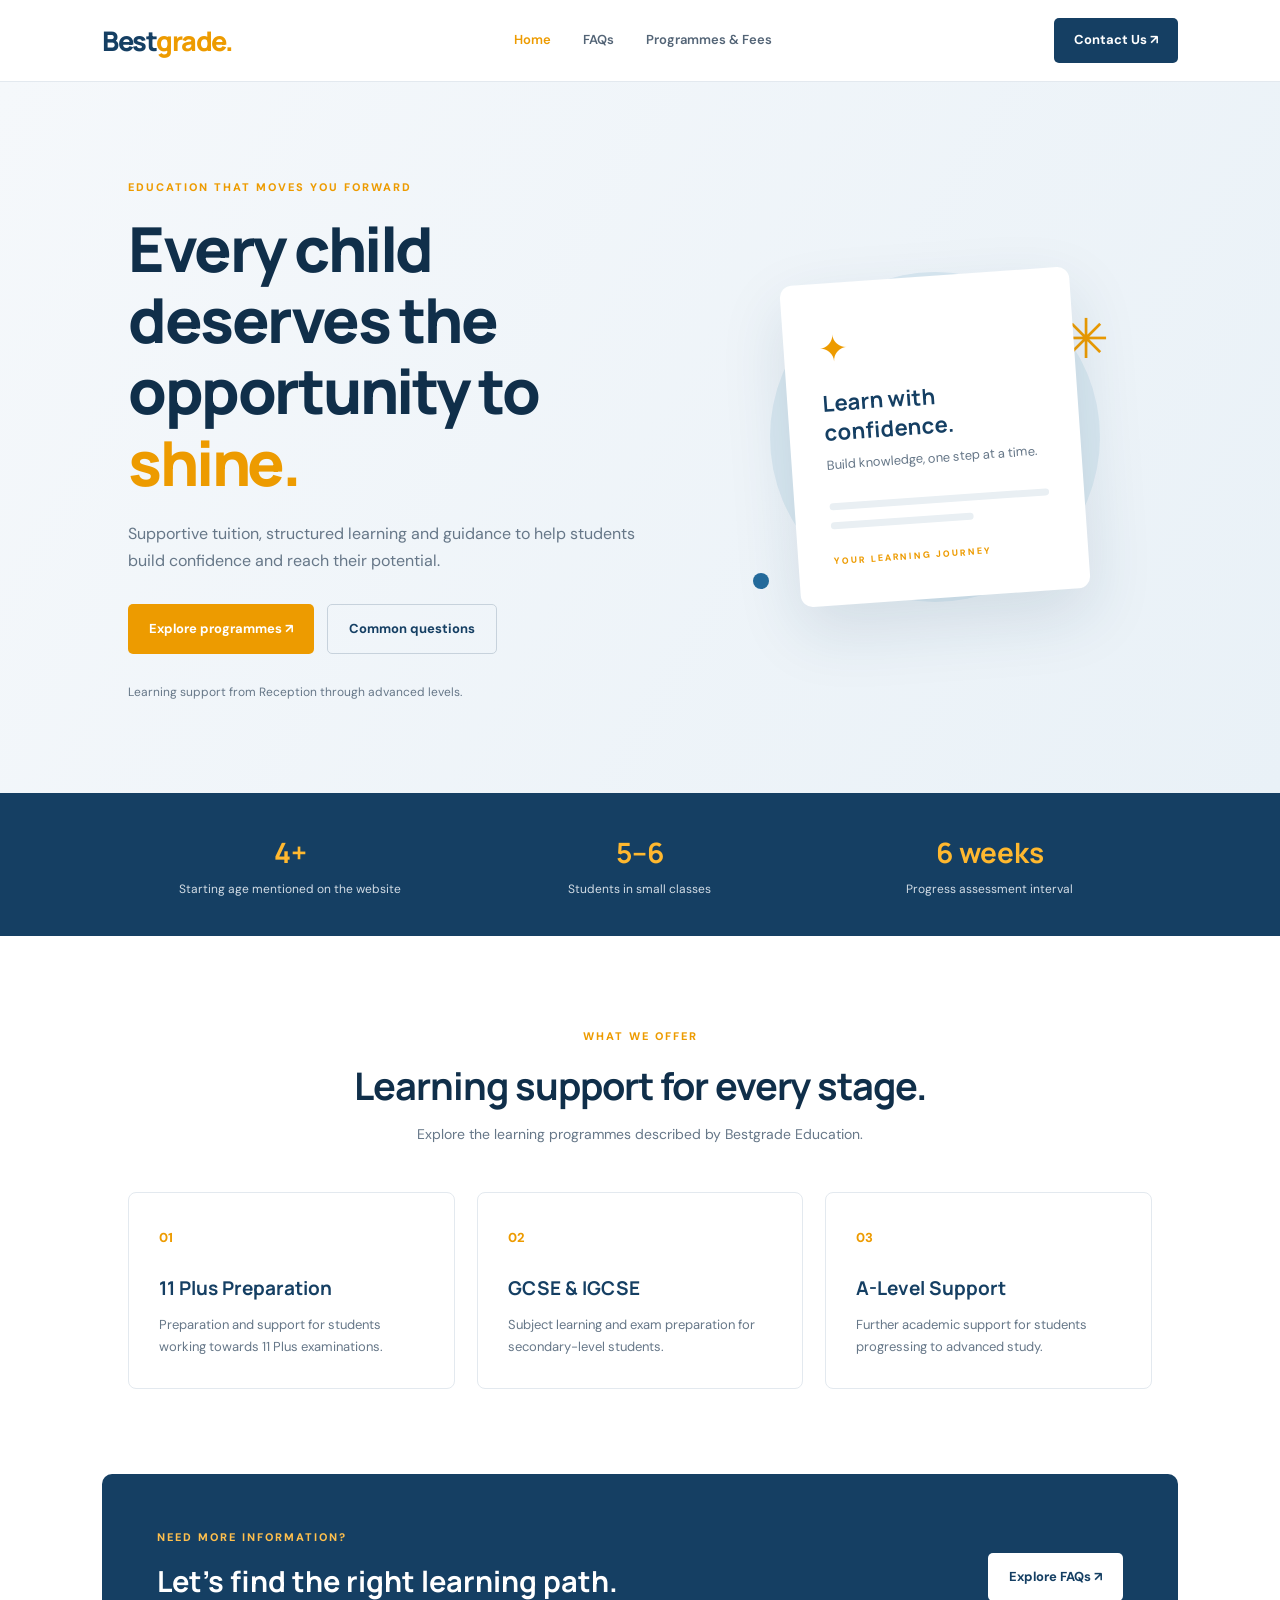
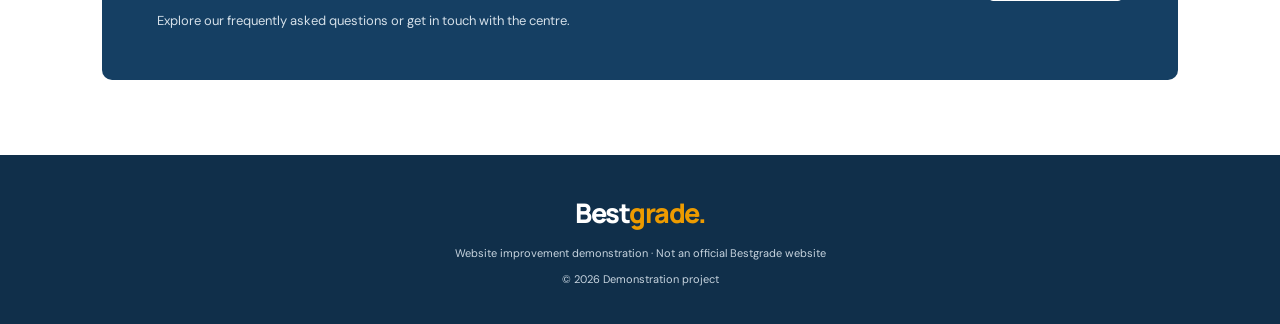
<file: projects/bestgrade_tuition_demo/src/index.html>
<!DOCTYPE html>
<html lang="en">
<head>
  <meta charset="UTF-8">
  <meta name="viewport" content="width=device-width, initial-scale=1.0">
  <meta name="description" content="Explore tuition programmes, teaching support and learning opportunities at Bestgrade Education.">
  <title>Bestgrade Education | Learn. Grow. Succeed.</title>
  <link rel="stylesheet" href="css/style.css">
</head>
<body>
  <header class="navbar">
    <a href="index.html" class="logo">Best<span>grade.</span></a>
    <nav>
      <a href="index.html" class="active">Home</a>
      <a href="faq.html">FAQs</a>
      <a href="pricing.html">Programmes & Fees</a>
    </nav>
    <a class="nav-cta" href="mailto:info@bestgradetuition.co.uk">Contact Us ↗</a>
  </header>

  <main>
    <section class="hero">
      <div class="hero-content">
        <span class="eyebrow">EDUCATION THAT MOVES YOU FORWARD</span>
        <h1>Every child deserves the opportunity to <span>shine.</span></h1>
        <p>Supportive tuition, structured learning and guidance to help students build confidence and reach their potential.</p>
        <div class="hero-actions">
          <a href="pricing.html" class="btn btn-primary">Explore programmes ↗</a>
          <a href="faq.html" class="btn btn-outline">Common questions</a>
        </div>
        <div class="hero-note">Learning support from Reception through advanced levels.</div>
      </div>
      <div class="hero-art">
        <div class="art-circle"></div>
        <div class="art-card">
          <span class="art-icon">✦</span>
          <h3>Learn with confidence.</h3>
          <p>Build knowledge, one step at a time.</p>
          <div class="art-line"></div>
          <div class="art-line short"></div>
          <div class="art-bottom">YOUR LEARNING JOURNEY</div>
        </div>
        <span class="floating-star">✳</span>
        <span class="floating-dot"></span>
      </div>
    </section>

    <section class="stats">
      <div><strong>4+</strong><span>Starting age mentioned on the website</span></div>
      <div><strong>5–6</strong><span>Students in small classes</span></div>
      <div><strong>6 weeks</strong><span>Progress assessment interval</span></div>
    </section>

    <section class="section">
      <div class="section-heading">
        <span class="eyebrow">WHAT WE OFFER</span>
        <h2>Learning support for every stage.</h2>
        <p>Explore the learning programmes described by Bestgrade Education.</p>
      </div>
      <div class="feature-grid">
        <article class="feature-card">
          <span class="feature-number">01</span>
          <h3>11 Plus Preparation</h3>
          <p>Preparation and support for students working towards 11 Plus examinations.</p>
        </article>
        <article class="feature-card">
          <span class="feature-number">02</span>
          <h3>GCSE & IGCSE</h3>
          <p>Subject learning and exam preparation for secondary-level students.</p>
        </article>
        <article class="feature-card">
          <span class="feature-number">03</span>
          <h3>A-Level Support</h3>
          <p>Further academic support for students progressing to advanced study.</p>
        </article>
      </div>
    </section>

    <section class="callout">
      <div>
        <span class="eyebrow">NEED MORE INFORMATION?</span>
        <h2>Let's find the right learning path.</h2>
        <p>Explore our frequently asked questions or get in touch with the centre.</p>
      </div>
      <a href="faq.html" class="btn btn-light">Explore FAQs ↗</a>
    </section>
  </main>

  <footer>
    <a href="index.html" class="logo">Best<span>grade.</span></a>
    <p>Website improvement demonstration · Not an official Bestgrade website</p>
    <p>© 2026 Demonstration project</p>
  </footer>
  <script src="js/main.js"></script>
</body>
</html>
</file>
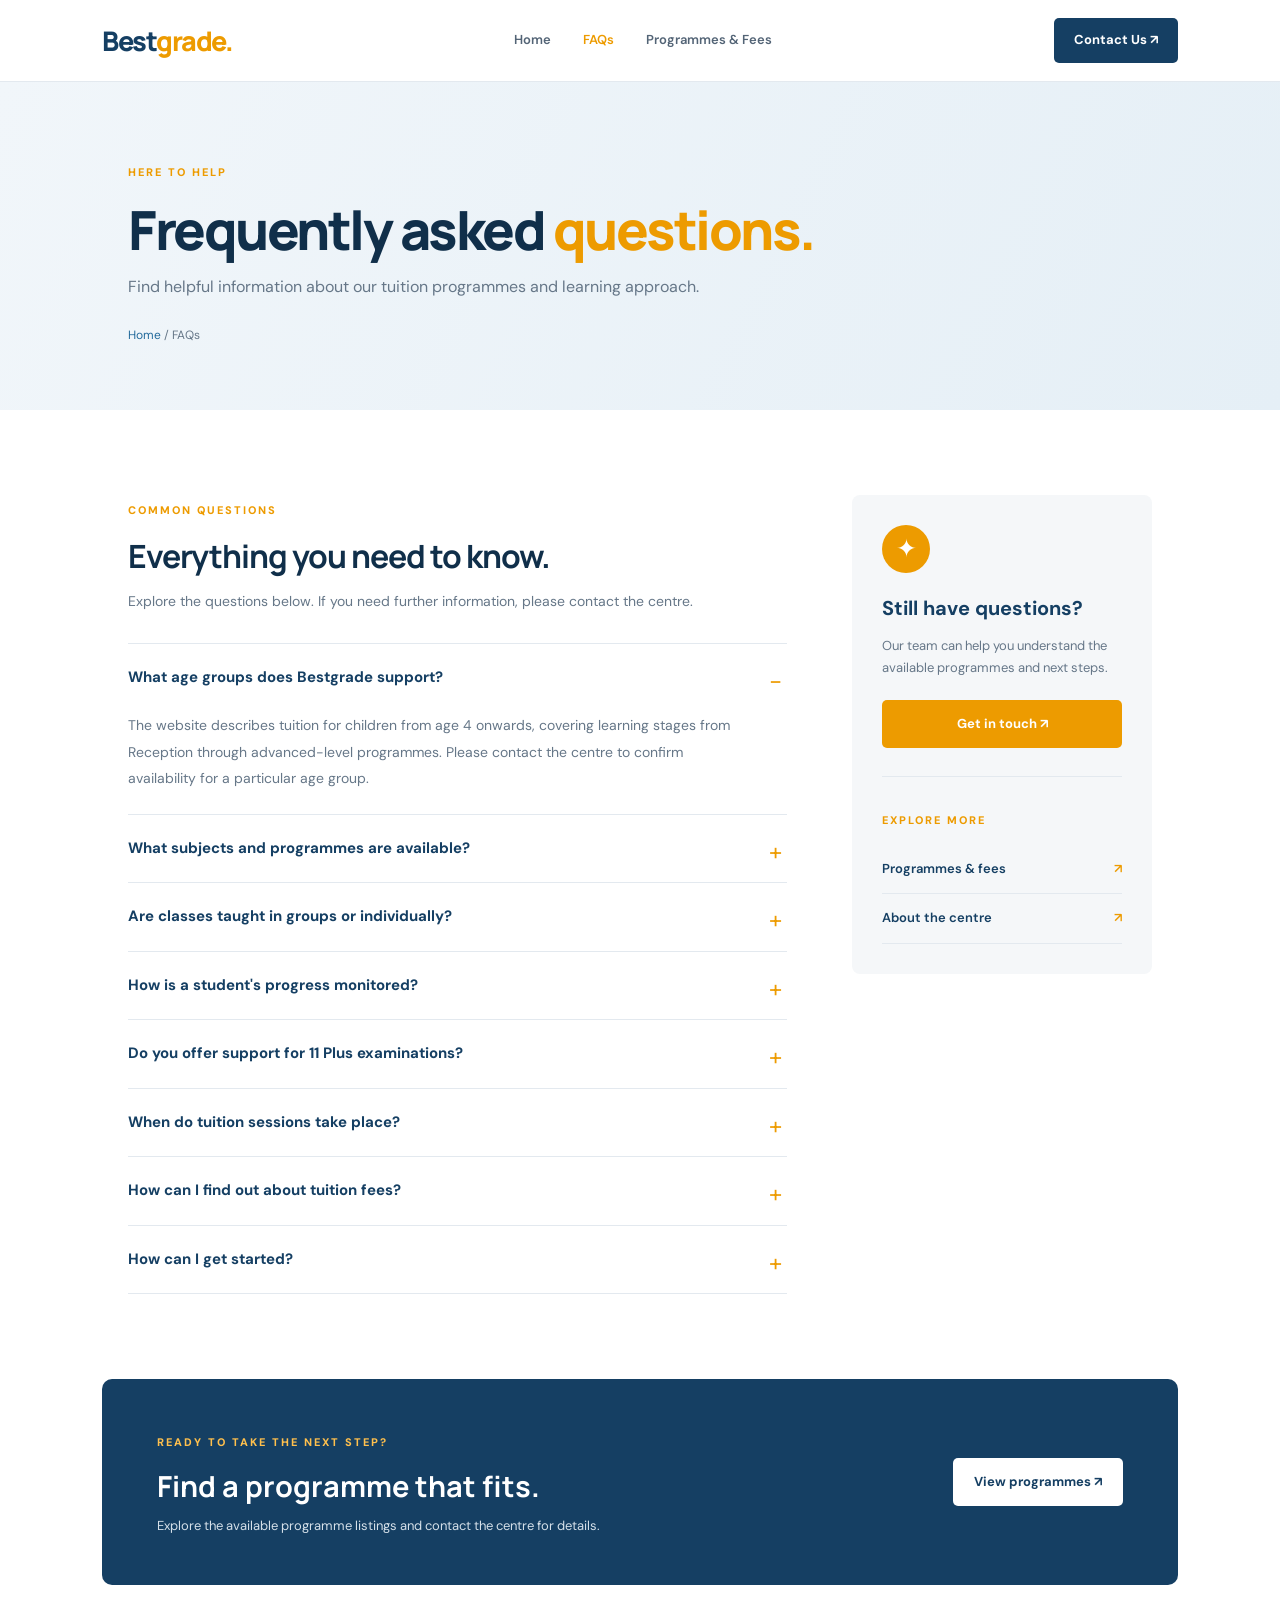
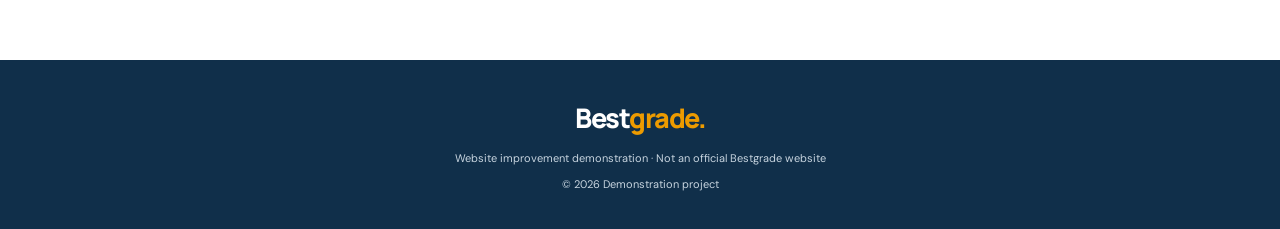
<file: projects/bestgrade_tuition_demo/src/faq.html>
<!DOCTYPE html>
<html lang="en">
<head>
  <meta charset="UTF-8">
  <meta name="viewport" content="width=device-width, initial-scale=1.0">
  <title>Frequently Asked Questions | Bestgrade</title>
  <link rel="stylesheet" href="css/style.css">
</head>
<body>
  <header class="navbar">
    <a href="index.html" class="logo">Best<span>grade.</span></a>
    <nav>
      <a href="index.html">Home</a>
      <a href="faq.html" class="active">FAQs</a>
      <a href="pricing.html">Programmes & Fees</a>
    </nav>
    <a class="nav-cta" href="mailto:info@bestgradetuition.co.uk">Contact Us ↗</a>
  </header>

  <main>
    <section class="page-hero">
      <span class="eyebrow">HERE TO HELP</span>
      <h1>Frequently asked <span>questions.</span></h1>
      <p>Find helpful information about our tuition programmes and learning approach.</p>
      <div class="breadcrumbs"><a href="index.html">Home</a> / FAQs</div>
    </section>

    <section class="faq-layout section">
      <div class="faq-main">
        <span class="eyebrow">COMMON QUESTIONS</span>
        <h2>Everything you need to know.</h2>
        <p class="muted">Explore the questions below. If you need further information, please contact the centre.</p>

        <div class="faq-list">
          <details class="faq-item" open>
            <summary>What age groups does Bestgrade support?</summary>
            <p>The website describes tuition for children from age 4 onwards, covering learning stages from Reception through advanced-level programmes. Please contact the centre to confirm availability for a particular age group.</p>
          </details>

          <details class="faq-item">
            <summary>What subjects and programmes are available?</summary>
            <p>The listed programmes include Primary tuition, 11 Plus preparation, Secondary tuition, GCSE, IGCSE, A-Level and adult courses. Availability and subject coverage should be confirmed directly with the centre.</p>
          </details>

          <details class="faq-item">
            <summary>Are classes taught in groups or individually?</summary>
            <p>The website describes both group classes and one-to-one tuition. It also mentions small classes of approximately 5–6 students. Contact the centre to discuss the most suitable arrangement.</p>
          </details>

          <details class="faq-item">
            <summary>How is a student's progress monitored?</summary>
            <p>The website describes progress tests every six weeks. These assessments help review a student's progress and identify areas that may need additional attention.</p>
          </details>

          <details class="faq-item">
            <summary>Do you offer support for 11 Plus examinations?</summary>
            <p>Yes. 11 Plus preparation is among the programmes listed on the website, including preparation classes, mock exams and past-paper classes.</p>
          </details>

          <details class="faq-item">
            <summary>When do tuition sessions take place?</summary>
            <p>The website describes tuition during weekdays after school, weekends and holidays. Please contact the centre for current timetables and available sessions.</p>
          </details>

          <details class="faq-item">
            <summary>How can I find out about tuition fees?</summary>
            <p>Fees depend on the programme and learning arrangement. Visit the programmes and fees page for the prices displayed in the existing programme listings, and contact the centre to confirm current fees.</p>
          </details>

          <details class="faq-item">
            <summary>How can I get started?</summary>
            <p>The existing website describes an initial assessment process. Contact the centre to ask about assessment availability, programme suitability and enrolment.</p>
          </details>
        </div>
      </div>

      <aside class="faq-sidebar">
        <div class="sidebar-icon">✦</div>
        <h3>Still have questions?</h3>
        <p>Our team can help you understand the available programmes and next steps.</p>
        <a href="mailto:info@bestgradetuition.co.uk" class="btn btn-primary">Get in touch ↗</a>
        <div class="sidebar-divider"></div>
        <span class="eyebrow">EXPLORE MORE</span>
        <a class="sidebar-link" href="pricing.html">Programmes & fees <span>↗</span></a>
        <a class="sidebar-link" href="index.html">About the centre <span>↗</span></a>
      </aside>
    </section>

    <section class="callout">
      <div>
        <span class="eyebrow">READY TO TAKE THE NEXT STEP?</span>
        <h2>Find a programme that fits.</h2>
        <p>Explore the available programme listings and contact the centre for details.</p>
      </div>
      <a href="pricing.html" class="btn btn-light">View programmes ↗</a>
    </section>
  </main>

  <footer>
    <a href="index.html" class="logo">Best<span>grade.</span></a>
    <p>Website improvement demonstration · Not an official Bestgrade website</p>
    <p>© 2026 Demonstration project</p>
  </footer>
  <script src="js/main.js"></script>
</body>
</html>
</file>
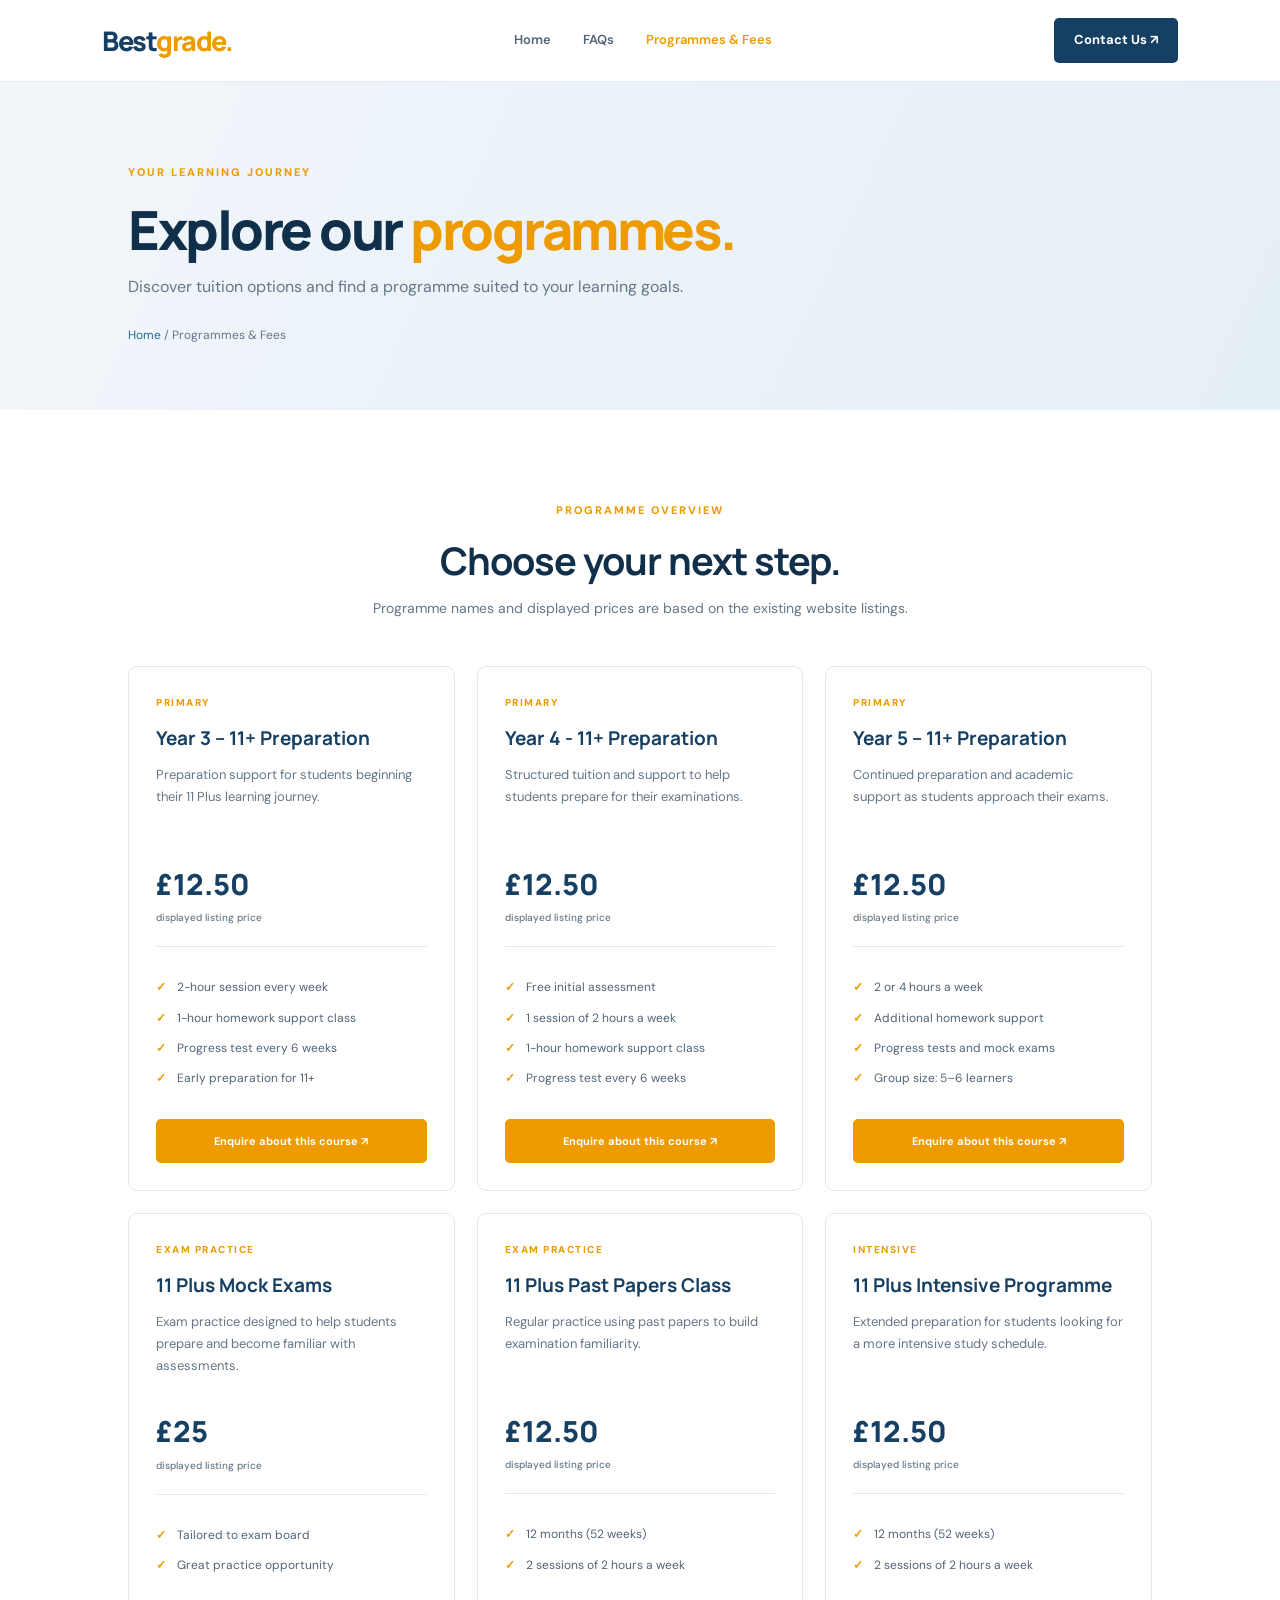
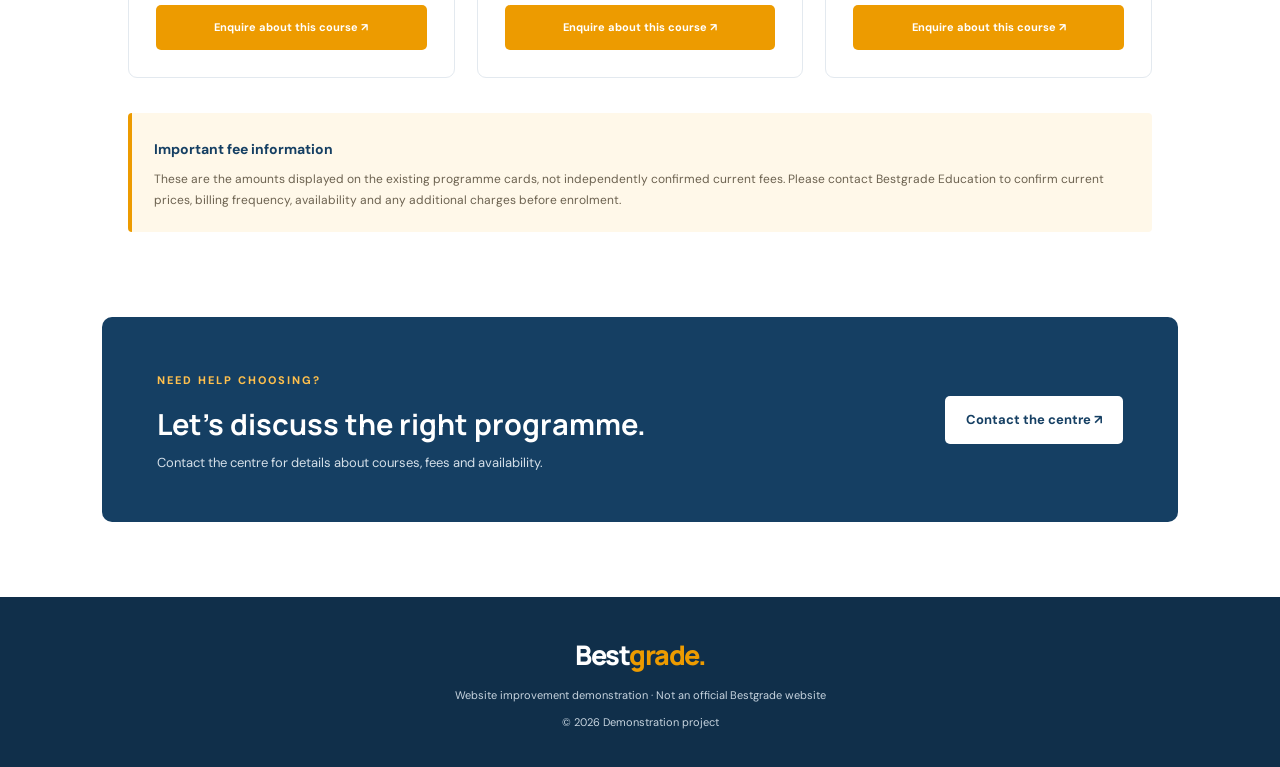
<file: projects/bestgrade_tuition_demo/src/pricing.html>
<!DOCTYPE html>
<html lang="en">
<head>
  <meta charset="UTF-8">
  <meta name="viewport" content="width=device-width, initial-scale=1.0">
  <title>Programmes & Fees | Bestgrade</title>
  <link rel="stylesheet" href="css/style.css">
</head>
<body>
  <header class="navbar">
    <a href="index.html" class="logo">Best<span>grade.</span></a>
    <nav>
      <a href="index.html">Home</a>
      <a href="faq.html">FAQs</a>
      <a href="pricing.html" class="active">Programmes & Fees</a>
    </nav>
    <a class="nav-cta" href="mailto:info@bestgradetuition.co.uk">Contact Us ↗</a>
  </header>

  <main>
    <section class="page-hero">
      <span class="eyebrow">YOUR LEARNING JOURNEY</span>
      <h1>Explore our <span>programmes.</span></h1>
      <p>Discover tuition options and find a programme suited to your learning goals.</p>
      <div class="breadcrumbs"><a href="index.html">Home</a> / Programmes & Fees</div>
    </section>

    <section class="section">
      <div class="section-heading">
        <span class="eyebrow">PROGRAMME OVERVIEW</span>
        <h2>Choose your next step.</h2>
        <p>Programme names and displayed prices are based on the existing website listings.</p>
      </div>

      <div class="pricing-grid">
        <article class="price-card">
          <span class="price-tag">PRIMARY</span>
          <h3>Year 3 – 11+ Preparation</h3>
          <p>Preparation support for students beginning their 11 Plus learning journey.</p>
          <div class="price">£12.50 <small>displayed listing price</small></div>
          <ul>
            <li>2-hour session every week</li>
            <li>1-hour homework support class</li>
            <li>Progress test every 6 weeks</li>
            <li>Early preparation for 11+</li>
          </ul>
          <a href="mailto:info@bestgradetuition.co.uk?subject=Year%203%20tuition%20enquiry" class="btn btn-primary">Enquire about this course ↗</a>
        </article>

        <article class="price-card">
          <span class="price-tag">PRIMARY</span>
          <h3>Year 4 - 11+ Preparation</h3>
          <p>Structured tuition and support to help students prepare for their examinations.</p>
          <div class="price">£12.50 <small>displayed listing price</small></div>
          <ul>
            <li>Free initial assessment</li>
            <li>1 session of 2 hours a week</li>
            <li>1-hour homework support class</li>
            <li>Progress test every 6 weeks</li>
          </ul>
          <a href="mailto:info@bestgradetuition.co.uk?subject=Year%204%20tuition%20enquiry" class="btn btn-primary">Enquire about this course ↗</a>
        </article>

        <article class="price-card">
          <span class="price-tag">PRIMARY</span>
          <h3>Year 5 – 11+ Preparation</h3>
          <p>Continued preparation and academic support as students approach their exams.</p>
          <div class="price">£12.50 <small>displayed listing price</small></div>
          <ul>
            <li>2 or 4 hours a week</li>
            <li>Additional homework support</li>
            <li>Progress tests and mock exams</li>
            <li>Group size: 5–6 learners</li>
          </ul>
          <a href="mailto:info@bestgradetuition.co.uk?subject=Year%205%20tuition%20enquiry" class="btn btn-primary">Enquire about this course ↗</a>
        </article>

        <article class="price-card">
          <span class="price-tag">EXAM PRACTICE</span>
          <h3>11 Plus Mock Exams</h3>
          <p>Exam practice designed to help students prepare and become familiar with assessments.</p>
          <div class="price">£25 <small>displayed listing price</small></div>
          <ul>
            <li>Tailored to exam board</li>
            <li>Great practice opportunity</li>
          </ul>
          <a href="mailto:info@bestgradetuition.co.uk?subject=Mock%20exam%20enquiry" class="btn btn-primary">Enquire about this course ↗</a>
        </article>

        <article class="price-card">
          <span class="price-tag">EXAM PRACTICE</span>
          <h3>11 Plus Past Papers Class</h3>
          <p>Regular practice using past papers to build examination familiarity.</p>
          <div class="price">£12.50 <small>displayed listing price</small></div>
          <ul>
            <li>12 months (52 weeks)</li>
            <li>2 sessions of 2 hours a week</li>
          </ul>
          <a href="mailto:info@bestgradetuition.co.uk?subject=Past%20papers%20enquiry" class="btn btn-primary">Enquire about this course ↗</a>
        </article>

        <article class="price-card">
          <span class="price-tag">INTENSIVE</span>
          <h3>11 Plus Intensive Programme</h3>
          <p>Extended preparation for students looking for a more intensive study schedule.</p>
          <div class="price">£12.50 <small>displayed listing price</small></div>
          <ul>
            <li>12 months (52 weeks)</li>
            <li>2 sessions of 2 hours a week</li>
          </ul>
          <a href="mailto:info@bestgradetuition.co.uk?subject=Intensive%20programme%20enquiry" class="btn btn-primary">Enquire about this course ↗</a>
        </article>
      </div>

      <div class="pricing-note">
        <strong>Important fee information</strong>
        <p>These are the amounts displayed on the existing programme cards, not independently confirmed current fees. Please contact Bestgrade Education to confirm current prices, billing frequency, availability and any additional charges before enrolment.</p>
      </div>
    </section>

    <section class="callout">
      <div>
        <span class="eyebrow">NEED HELP CHOOSING?</span>
        <h2>Let's discuss the right programme.</h2>
        <p>Contact the centre for details about courses, fees and availability.</p>
      </div>
      <a href="mailto:info@bestgradetuition.co.uk" class="btn btn-light">Contact the centre ↗</a>
    </section>
  </main>

  <footer>
    <a href="index.html" class="logo">Best<span>grade.</span></a>
    <p>Website improvement demonstration · Not an official Bestgrade website</p>
    <p>© 2026 Demonstration project</p>
  </footer>
  <script src="js/main.js"></script>
</body>
</html>
</file>
<file: projects/bestgrade_tuition_demo/src/css/style.css>
@import url('https://fonts.googleapis.com/css2?family=DM+Sans:wght@400;500;600;700;800&family=Manrope:wght@400;500;600;700;800&display=swap');

:root {
  --navy: #153f63;
  --navy-dark: #102f4a;
  --blue: #246b9c;
  --orange: #ed9b00;
  --ink: #182b3c;
  --muted: #667788;
  --background: #f5f7f9;
  --white: #ffffff;
  --border: #e3e9ef;
}

* {
  margin: 0;
  padding: 0;
  box-sizing: border-box;
}

html { scroll-behavior: smooth; }

body {
  font-family: 'DM Sans', sans-serif;
  color: var(--ink);
  background: var(--white);
  line-height: 1.7;
}

a { text-decoration: none; color: inherit; }

.navbar {
  height: 82px;
  padding: 0 8%;
  display: flex;
  justify-content: space-between;
  align-items: center;
  background: white;
  border-bottom: 1px solid var(--border);
  position: sticky;
  top: 0;
  z-index: 10;
}

.logo {
  font-family: 'Manrope', sans-serif;
  font-size: 27px;
  font-weight: 800;
  letter-spacing: -1.5px;
  color: var(--navy);
}

.logo span { color: var(--orange); }

nav {
  display: flex;
  gap: 32px;
  align-items: center;
}

nav a {
  font-size: 13px;
  font-weight: 600;
  color: #536476;
  transition: color .2s;
}

nav a:hover, nav a.active { color: var(--orange); }

.nav-cta {
  background: var(--navy);
  color: white;
  padding: 11px 20px;
  border-radius: 5px;
  font-size: 13px;
  font-weight: 700;
}

.hero {
  min-height: 570px;
  padding: 90px 10%;
  display: grid;
  grid-template-columns: 1.1fr .9fr;
  align-items: center;
  gap: 60px;
  background: linear-gradient(120deg, #f5f8fb, #e9f1f7);
  overflow: hidden;
}

.hero-content { max-width: 610px; }

.eyebrow {
  display: inline-block;
  color: var(--orange);
  font-size: 11px;
  font-weight: 800;
  letter-spacing: 2px;
  margin-bottom: 16px;
}

.hero h1, .page-hero h1 {
  font-family: 'Manrope', sans-serif;
  font-size: clamp(38px, 5vw, 62px);
  line-height: 1.15;
  letter-spacing: -2.5px;
  color: var(--navy-dark);
  font-weight: 800;
}

.hero h1 span, .page-hero h1 span { color: var(--orange); }

.hero-content > p, .page-hero > p {
  color: var(--muted);
  margin-top: 22px;
  max-width: 510px;
  font-size: 16px;
}

.hero-actions {
  display: flex;
  gap: 13px;
  flex-wrap: wrap;
  margin-top: 30px;
}

.btn {
  display: inline-flex;
  align-items: center;
  justify-content: center;
  padding: 13px 21px;
  border-radius: 5px;
  font-size: 13px;
  font-weight: 700;
  transition: transform .2s, background .2s;
  cursor: pointer;
}

.btn:hover { transform: translateY(-2px); }

.btn-primary { background: var(--orange); color: white; }
.btn-primary:hover { background: #d88c00; }

.btn-outline {
  border: 1px solid #c7d2dc;
  color: var(--navy);
  background: transparent;
}

.btn-light { background: white; color: var(--navy); }

.hero-note {
  margin-top: 28px;
  font-size: 12px;
  color: var(--muted);
}

.hero-art {
  min-height: 360px;
  position: relative;
  display: grid;
  place-items: center;
}

.art-circle {
  width: 330px;
  height: 330px;
  border-radius: 50%;
  background: #d9e8f1;
  position: absolute;
}

.art-card {
  z-index: 1;
  width: 290px;
  min-height: 260px;
  padding: 35px;
  border-radius: 12px;
  background: white;
  box-shadow: 0 25px 65px #153f6320;
  transform: rotate(-4deg);
}

.art-icon {
  color: var(--orange);
  font-size: 36px;
}

.art-card h3 {
  font-family: 'Manrope', sans-serif;
  color: var(--navy);
  font-size: 22px;
  line-height: 1.3;
  margin-top: 10px;
}

.art-card p { font-size: 13px; color: var(--muted); margin-top: 8px; }
.art-line { height: 7px; background: #e9eff3; border-radius: 8px; margin-top: 27px; }
.art-line.short { width: 65%; margin-top: 12px; }
.art-bottom { margin-top: 25px; font-size: 9px; font-weight: 800; letter-spacing: 2px; color: var(--orange); }

.floating-star { position: absolute; top: 10%; right: 10%; color: var(--orange); font-size: 55px; }
.floating-dot { position: absolute; bottom: 8%; left: 8%; width: 16px; height: 16px; border-radius: 50%; background: var(--blue); }

.stats {
  display: grid;
  grid-template-columns: repeat(3, 1fr);
  padding: 36px 10%;
  background: var(--navy);
  color: white;
  gap: 25px;
}

.stats div { display: flex; flex-direction: column; align-items: center; text-align: center; }
.stats strong { font-family: 'Manrope', sans-serif; font-size: 28px; color: #ffb82f; }
.stats span { font-size: 12px; color: #d2dce5; margin-top: 3px; }

.section { padding: 85px 10%; }

.section-heading { text-align: center; margin: 0 auto 45px; max-width: 650px; }
.section-heading h2, .faq-main h2 {
  font-family: 'Manrope', sans-serif;
  color: var(--navy-dark);
  font-size: clamp(27px, 3vw, 38px);
  line-height: 1.3;
  letter-spacing: -1px;
}
.section-heading p, .muted { color: var(--muted); font-size: 14px; margin-top: 12px; }

.feature-grid {
  display: grid;
  grid-template-columns: repeat(3, 1fr);
  gap: 22px;
}

.feature-card {
  padding: 30px;
  border: 1px solid var(--border);
  border-radius: 8px;
  transition: transform .2s, box-shadow .2s;
}

.feature-card:hover, .price-card:hover {
  transform: translateY(-4px);
  box-shadow: 0 16px 35px #153f6312;
}

.feature-number { color: var(--orange); font-weight: 800; font-size: 13px; }
.feature-card h3 { color: var(--navy); font-family: 'Manrope', sans-serif; font-size: 19px; margin-top: 22px; }
.feature-card p { color: var(--muted); font-size: 13px; margin-top: 10px; }

.callout {
  margin: 0 8% 75px;
  padding: 48px 55px;
  border-radius: 10px;
  background: var(--navy);
  display: flex;
  align-items: center;
  justify-content: space-between;
  gap: 30px;
  color: white;
}

.callout h2 { font-family: 'Manrope', sans-serif; font-size: 29px; line-height: 1.3; }
.callout p { color: #d5e0e9; font-size: 13px; margin-top: 9px; }
.callout .eyebrow { color: #ffc04d; }

.page-hero {
  padding: 75px 10% 65px;
  background: linear-gradient(115deg, #f1f6fa, #e5eff6);
}

.page-hero h1 { font-size: clamp(38px, 5vw, 54px); }
.page-hero > p { max-width: 600px; margin-top: 13px; }

.breadcrumbs { margin-top: 25px; color: var(--muted); font-size: 12px; }
.breadcrumbs a { color: var(--blue); }

.faq-layout {
  display: grid;
  grid-template-columns: 1fr 300px;
  gap: 65px;
  align-items: start;
}

.faq-main h2 { font-size: 32px; }
.faq-list { margin-top: 30px; border-top: 1px solid var(--border); }

.faq-item { border-bottom: 1px solid var(--border); }

.faq-item summary {
  list-style: none;
  cursor: pointer;
  position: relative;
  padding: 21px 40px 21px 0;
  font-weight: 700;
  font-size: 15px;
  color: var(--navy);
}

.faq-item summary::-webkit-details-marker { display: none; }

.faq-item summary::after {
  content: '+';
  position: absolute;
  right: 5px;
  top: 17px;
  color: var(--orange);
  font-size: 24px;
  font-weight: 400;
}

.faq-item[open] summary::after { content: '−'; }

.faq-item p {
  padding: 0 35px 22px 0;
  color: var(--muted);
  font-size: 14px;
  line-height: 1.9;
}

.faq-sidebar {
  background: var(--background);
  padding: 30px;
  border-radius: 8px;
}

.sidebar-icon {
  width: 48px;
  height: 48px;
  background: var(--orange);
  color: white;
  display: grid;
  place-items: center;
  border-radius: 50%;
  font-size: 25px;
}

.faq-sidebar h3 { color: var(--navy); margin-top: 18px; font-size: 20px; }
.faq-sidebar p { color: var(--muted); font-size: 13px; margin: 10px 0 20px; }
.faq-sidebar .btn { width: 100%; }

.sidebar-divider { height: 1px; background: var(--border); margin: 28px 0; }

.sidebar-link {
  display: flex;
  justify-content: space-between;
  padding: 13px 0;
  border-bottom: 1px solid var(--border);
  color: var(--navy);
  font-size: 13px;
  font-weight: 600;
}

.sidebar-link span { color: var(--orange); }

.pricing-grid {
  display: grid;
  grid-template-columns: repeat(3, 1fr);
  gap: 22px;
}

.price-card {
  border: 1px solid var(--border);
  border-radius: 9px;
  padding: 27px;
  display: flex;
  flex-direction: column;
  transition: transform .2s, box-shadow .2s;
  background: white;
}

.price-card.featured { border: 2px solid var(--orange); }

.price-tag {
  color: var(--orange);
  font-size: 10px;
  font-weight: 800;
  letter-spacing: 1.5px;
}

.price-card h3 {
  font-family: 'Manrope', sans-serif;
  font-size: 19px;
  color: var(--navy);
  margin-top: 14px;
  line-height: 1.4;
}

.price-card > p { color: var(--muted); font-size: 13px; margin-top: 12px; min-height: 66px; }

.price {
  font-family: 'Manrope', sans-serif;
  color: var(--navy);
  font-size: 29px;
  font-weight: 800;
  padding: 20px 0;
  margin-top: 10px;
  border-bottom: 1px solid var(--border);
}

.price small {
  display: block;
  font-family: 'DM Sans', sans-serif;
  font-size: 10px;
  font-weight: 500;
  color: var(--muted);
}

.price-card ul {
  list-style: none;
  padding: 20px 0;
  flex: 1;
}

.price-card li {
  font-size: 12px;
  color: #526477;
  margin: 10px 0;
  padding-left: 21px;
  position: relative;
}

.price-card li::before {
  content: '✓';
  color: var(--orange);
  position: absolute;
  left: 0;
  font-weight: 800;
}

.price-card .btn { width: 100%; font-size: 11px; }

.pricing-note {
  background: #fff8e9;
  border-left: 4px solid var(--orange);
  padding: 22px;
  margin-top: 35px;
  border-radius: 4px;
}

.pricing-note strong { color: var(--navy); font-size: 14px; }
.pricing-note p { color: #6c6250; font-size: 12px; margin-top: 7px; }

footer {
  background: var(--navy-dark);
  color: #c7d4df;
  padding: 35px 8%;
  text-align: center;
}

footer .logo { color: white; }
footer p { font-size: 11px; margin-top: 8px; }

@media (max-width: 950px) {
  .navbar { padding: 0 5%; }
  nav { gap: 17px; }
  .hero { padding: 70px 7%; }
  .section { padding: 70px 7%; }
  .pricing-grid { grid-template-columns: repeat(2, 1fr); }
  .faq-layout { grid-template-columns: 1fr 260px; gap: 35px; }
}

@media (max-width: 680px) {
  .navbar {
    height: auto;
    min-height: 75px;
    padding: 15px 5%;
    flex-wrap: wrap;
    gap: 12px;
  }

  nav {
    order: 3;
    width: 100%;
    justify-content: space-between;
    gap: 10px;
  }

  nav a { font-size: 11px; }
  .nav-cta { font-size: 11px; padding: 9px 12px; }

  .hero {
    grid-template-columns: 1fr;
    padding: 65px 7%;
    gap: 20px;
  }

  .hero-art { min-height: 290px; }
  .art-circle { width: 260px; height: 260px; }
  .art-card { width: 245px; min-height: 220px; padding: 25px; }

  .stats { padding: 28px 5%; gap: 12px; }
  .stats strong { font-size: 23px; }
  .stats span { font-size: 10px; }

  .feature-grid, .pricing-grid { grid-template-columns: 1fr; }
  .faq-layout { grid-template-columns: 1fr; }
  .faq-sidebar { order: -1; }

  .callout {
    margin: 0 5% 50px;
    padding: 32px 25px;
    flex-direction: column;
    align-items: flex-start;
  }

  .callout h2 { font-size: 24px; }
  .page-hero { padding: 55px 7%; }
  .section { padding: 55px 7%; }
  .price-card > p { min-height: 0; }
}
</file>
